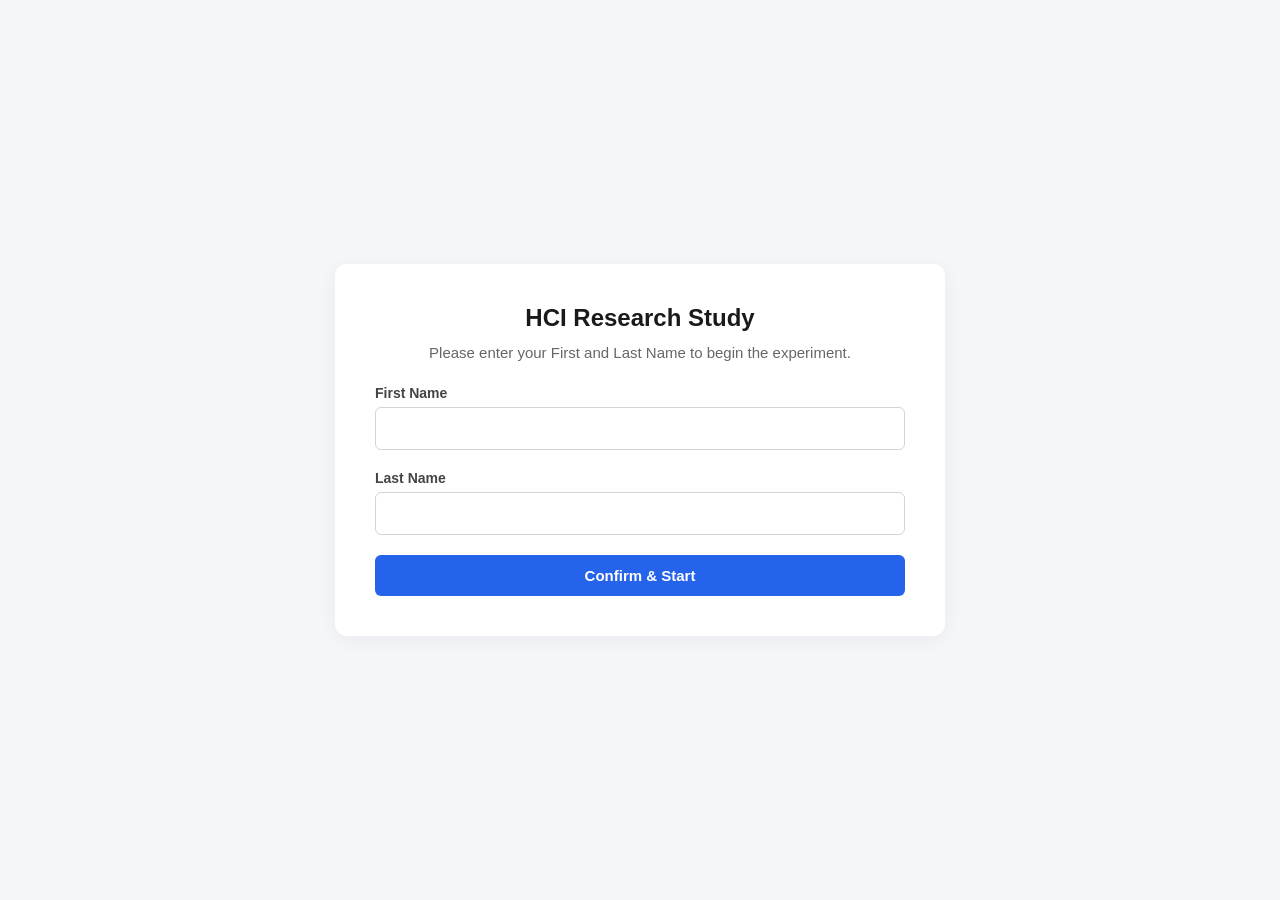
<file: index.html>
<!DOCTYPE html>
<html lang="en">
<head>
    <meta charset="UTF-8">
    <meta name="viewport" content="width=device-width, initial-scale=1.0">
    <title>Progress Bar Perception Study</title>
    <link rel="stylesheet" href="css/style.css">
</head>
<body>

    <main class="container">
        
        <!--Participant Registration & Validation -->
        <section id="setup-view" class="view">
            <div class="card">
                <h1>HCI Research Study</h1>
                <p>Please enter your First and Last Name to begin the experiment.</p>
                
                <form id="setup-form" novalidate>
                    <div class="form-group">
                        <label for="first-name">First Name</label>
                        <input type="text" id="first-name" autocomplete="off">
                    </div>
    
                    <div class="form-group">
                        <label for="last-name">Last Name</label>
                        <input type="text" id="last-name" autocomplete="off">
                    </div>
    
                <p id="error-msg" class="error-text" style="display: none;"></p>
    
                <button type="submit" class="btn primary-btn">Confirm & Start</button>
</form>
            </div>
        </section>

        <!-- Sequential Pairwise Comparison -->
        <section id="experiment-view" class="view" style="display: none;">
            <div class="experiment-header">
                <span id="trial-counter">Trial: 1 / 36</span>
                <span id="duration-indicator">Duration: 5s</span>
            </div>

            <div class="instruction-box">
                <p id="instruction-text">Please watch both progress bars run to completion.</p>
            </div>

            <!-- Progress Bars Container -->
            <div class="bars-container">
               <div class="bar-wrapper">
                    <span class="bar-label">Progress Bar A</span>
                    <div class="progress-track">
                        <div class="progress-fill" id="bar-a"></div>
                    </div>
                </div>

                <div class="bar-wrapper">
                    <span class="bar-label">Progress Bar B</span>
                    <div class="progress-track">
                        <div class="progress-fill" id="bar-b"></div>
                    </div>
                </div>
            </div>

            <!-- Response Controls -->
            <div id="controls-container" class="controls-area" style="display: none;">
                <button id="replay-btn" class="btn secondary-btn" style="margin-bottom: 10px;">Replay Trial</button>                
                <p class="question-text">Which progress bar felt faster?</p>
                <div class="btn-group">
                    <button class="btn choice-btn" data-choice="A">A was faster</button>
                    <button class="btn choice-btn" data-choice="equal">Equal / Same</button>
                    <button class="btn choice-btn" data-choice="B">B was faster</button>
                </div>
            </div>

        <!-- Completion & CSV Download -->
        <section id="end-view" class="view" style="display: none;">
            <div class="card">
                <h1>Experiment Completed</h1>
                <p>Thank you for your participation! All trials have been successfully recorded.</p>
                <button id="download-btn" class="btn primary-btn">Download Results (CSV)</button>
            </div>
        </section>

    </main>

    <!-- JavaScript Modules -->
    <script src="js/animations.js"></script>
    <script src="js/app.js"></script>
</body>
</html>
</file>
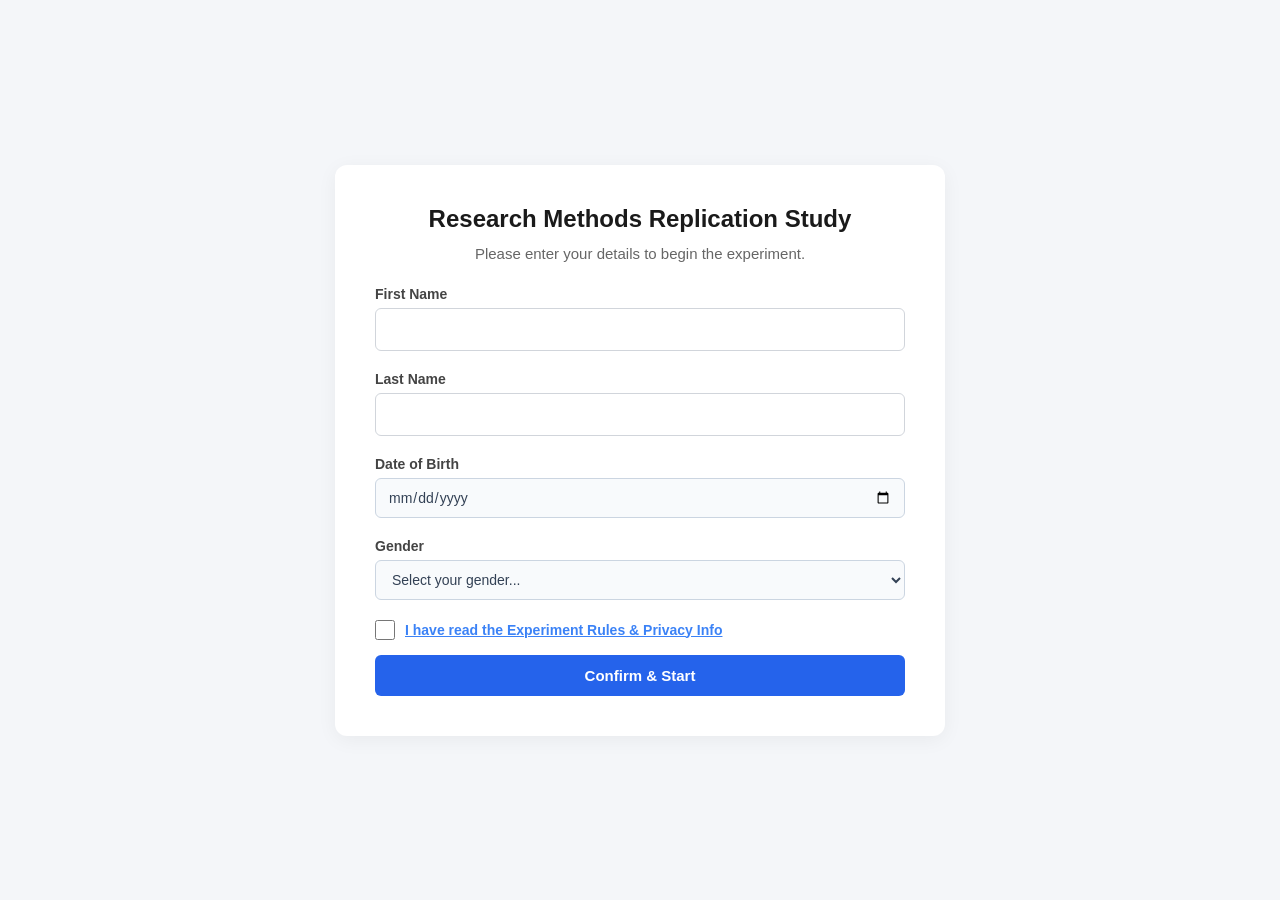
<file: public/index.html>
<!DOCTYPE html>
<html lang="en">
<head>
    <meta charset="UTF-8">
    <meta name="viewport" content="width=device-width, initial-scale=1.0">
    <title>Progress Bar Perception Study</title>
    <link rel="stylesheet" href="css/style.css">
</head>
<body>

    <main class="container">
        
        <!-- Participant Registration & Validation -->
        <section id="setup-view" class="view">
            <div class="card">
                <h1>Research Methods Replication Study</h1>
                <p>Please enter your details to begin the experiment.</p>
                
                <form id="setup-form" novalidate>
                    <div class="form-group">
                        <label for="first-name">First Name</label>
                        <input type="text" id="first-name" autocomplete="off" required>
                    </div>
    
                    <div class="form-group">
                        <label for="last-name">Last Name</label>
                        <input type="text" id="last-name" autocomplete="off" required>
                    </div>

                    <div class="form-group">
                        <label for="dob">Date of Birth</label>
                        <input type="date" id="dob" required>
                    </div>

                    <div class="form-group">
                        <label for="gender">Gender</label>
                        <select id="gender" class="form-input" required>
                            <option value="" disabled selected>Select your gender...</option>
                            <option value="Man">Man</option>
                            <option value="Woman">Woman</option>
                            <option value="Non-binary">Non-binary</option>
                            <option value="Prefer not to say">Prefer not to say</option>
                            <option value="Other">Other</option>
                        </select>
                        <input type="text" id="gender-other" class="form-input" placeholder="Please specify..." maxlength="30" style="display: none; margin-top: 8px;">
                    </div>

                    <div class="form-group checkbox-group">
                        <input type="checkbox" id="consent-check" required>
                        <label for="consent-check" id="consent-label">I have read the Experiment Rules & Privacy Info</label>
                    </div>
    
                    <p id="error-msg" class="error-text" style="display: none;"></p>
    
                    <button type="submit" class="btn primary-btn">Confirm & Start</button>
                </form>
            </div>
        </section>

        <!-- Sequential Pairwise Comparison -->
        <section id="experiment-view" class="view" style="display: none;">
            <div class="experiment-header">
                <span id="trial-counter">Trial: 1 / 36</span>
                <span id="duration-indicator">Duration: 5s</span>
            </div>

            <div class="instruction-box">
                <p id="instruction-text">Please watch both progress bars run to completion.</p>
            </div>

            <!-- Progress Bars Container -->
            <div class="bars-container">
               <div class="bar-wrapper">
                    <span class="bar-label">Progress Bar A</span>
                    <div class="progress-track">
                        <div class="progress-fill" id="bar-a"></div>
                    </div>
                </div>

                <div class="bar-wrapper">
                    <span class="bar-label">Progress Bar B</span>
                    <div class="progress-track">
                        <div class="progress-fill" id="bar-b"></div>
                    </div>
                </div>
            </div>

            <!-- Response Controls -->
            <div id="controls-container" class="controls-area" style="display: none;">
                <button id="replay-btn" class="btn secondary-btn" style="margin-bottom: 10px;">Replay Trial</button>                
                <p class="question-text">Which progress bar felt faster?</p>
                <div class="btn-group">
                    <button class="btn choice-btn" data-choice="A">A was faster</button>
                    <button class="btn choice-btn" data-choice="equal">Equal / Same</button>
                    <button class="btn choice-btn" data-choice="B">B was faster</button>
                </div>
            </div>
        </section>

        <!-- Completion & MySQL Save -->
        <section id="end-view" class="view" style="display: none;">
            <div class="card">
                <h1>Experiment Completed</h1>
                <p>Thank you for your participation! All trials have been successfully recorded.</p>
                <button id="save-btn" class="btn primary-btn">Save Results</button>
            </div>
        </section>

    </main>

    <div id="consent-modal" class="modal-overlay" style="display: none;">
            <div class="modal-content">
                <h2>Experiment Guidelines</h2>
                <ul>
                    <li><strong>What to expect:</strong> You will be shown 36 short pairs of progress bars in sequence.</li>
                    <li><strong>Your task:</strong> Simply vote for which bar felt faster to you, you are allowed to replay each trial if needed.</li>
                    <li><strong>Data Privacy:</strong> Your data is strictly secured. We only retain it for the duration necessary to evaluate this replication study (please refer to your signed consent form for full legal details).</li>
                    <li><strong>Need help?</strong> A team member is right here with you. If you have any questions or feel uncomfortable, just ask!</li>
                </ul>
                <button type="button" id="accept-consent-btn" class="btn primary-btn">I Understand & Agree</button>
            </div>
    </div>

    <!-- JavaScript Modules -->
    <script src="js/animations.js"></script>
    <script src="js/app.js"></script>
</body>
</html>
</file>
<file: css/style.css>
* {
    box-sizing: border-box;
    margin: 0;
    padding: 0;
    font-family: -apple-system, BlinkMacSystemFont, "Segoe UI", Roboto, Helvetica, Arial, sans-serif;
}

body {
    background-color: #f4f6f9;
    color: #333;
    display: flex;
    justify-content: center;
    align-items: center;
    min-height: 100vh;
}

.container {
    width: 100%;
    max-width: 650px;
    padding: 20px;
}

/* --- CARDS & VIEWS --- */
.card {
    background: #ffffff;
    padding: 40px;
    border-radius: 12px;
    box-shadow: 0 4px 20px rgba(0, 0, 0, 0.05);
    text-align: center;
}

.card h1 {
    font-size: 24px;
    margin-bottom: 12px;
    color: #1a1a1a;
}

.card p {
    color: #666;
    margin-bottom: 24px;
    font-size: 15px;
}



/*FORMS*/
.form-group {
    margin-bottom: 20px;
    text-align: left;
}

.form-group label {
    display: block;
    font-size: 14px;
    font-weight: 600;
    margin-bottom: 6px;
    color: #444;
}

.form-group input {
    width: 100%;
    padding: 12px;
    border: 1px solid #d1d5db;
    border-radius: 6px;
    font-size: 15px;
    outline: none;
    transition: border-color 0.2s;
}

.form-group input:focus {
    border-color: #2563eb;
}

.error-text {
    color: #dc2626;
    font-size: 13px;
    margin-bottom: 15px;
}



/* BUTTONS */
.btn {
    width: 100%;
    padding: 12px 20px;
    border: none;
    border-radius: 6px;
    font-size: 15px;
    font-weight: 600;
    cursor: pointer;
    transition: background-color 0.2s, transform 0.1s;
}

.primary-btn {
    background-color: #2563eb;
    color: white;
}

.primary-btn:hover {
    background-color: #1d4ed8;
}

.secondary-btn {
    background-color: #e5e7eb;
    color: #374151;
    margin-top: 10px;
}

.secondary-btn:hover {
    background-color: #d1d5db;
}



/* EXPERIMENT VIEW */
.experiment-header {
    display: flex;
    justify-content: space-between;
    font-size: 14px;
    font-weight: 600;
    color: #6b7280;
    margin-bottom: 20px;
    background: #ffffff;
    padding: 12px 20px;
    border-radius: 8px;
    box-shadow: 0 2px 5px rgba(0,0,0,0.02);
}

.instruction-box {
    background: #ffffff;
    padding: 15px;
    border-radius: 8px;
    text-align: center;
    margin-bottom: 25px;
    box-shadow: 0 2px 5px rgba(0,0,0,0.02);
}

.instruction-box p {
    font-size: 16px;
    color: #1f2937;
    font-weight: 500;
}




/* Progress Bars UI */
.bars-container {
    background: #ffffff;
    padding: 30px;
    border-radius: 12px;
    box-shadow: 0 4px 20px rgba(0, 0, 0, 0.05);
    margin-bottom: 20px;
}

.bar-wrapper {
    margin-bottom: 25px;
}

.bar-wrapper:last-child {
    margin-bottom: 0;
}

.bar-label {
    display: block;
    font-size: 13px;
    font-weight: 600;
    color: #4b5563;
    margin-bottom: 8px;
}

.progress-track {
    width: 100%;
    height: 24px;
    background-color: #e5e7eb;
    border-radius: 6px;
    overflow: hidden;
    position: relative;
}

.progress-fill {
    width: 0%;
    height: 100%;
    background-color: #3b82f6; /* Default solid blue */
    background-image: none;
    width: 0;
    transition: none; /* Controlled via JS requestAnimationFrame */
}


.bars-container {
    background: #ffffff;
    padding: 30px;
    border-radius: 12px;
    box-shadow: 0 4px 20px rgba(0, 0, 0, 0.05);
    margin-bottom: 20px;
}

.bar-wrapper {
    margin-bottom: 25px;
}

.bar-wrapper:last-child {
    margin-bottom: 0;
}

.bar-label {
    display: block;
    font-size: 13px;
    font-weight: 600;
    color: #4b5563;
    margin-bottom: 8px;
}

.progress-track {
    width: 100%;
    height: 22px;
    background-color: #e2e8f0;
    border-radius: 11px;
    overflow: hidden;
    position: relative;
    border: 1px solid #cbd5e1;
    box-shadow: inset 0 1px 3px rgba(0, 0, 0, 0.1);
}

.progress-fill {
    width: 0%;
    height: 100%;
    border-radius: 10px 0 0 10px;
    position: absolute;
    left: 0;
    top: 0;
}



/* Controls Area */
.controls-area {
    background: #ffffff;
    padding: 25px;
    border-radius: 12px;
    box-shadow: 0 4px 20px rgba(0, 0, 0, 0.05);
    text-align: center;
}

.question-text {
    font-size: 16px;
    font-weight: 600;
    color: #1f2937;
    margin-bottom: 15px;
}

.btn-group {
    display: flex;
    gap: 10px;
    margin-bottom: 15px;
}

.choice-btn {
    background-color: #f3f4f6;
    color: #1f2937;
    border: 1px solid #d1d5db;
}

.choice-btn:hover {
    background-color: #e5e7eb;
    border-color: #9ca3af;
}
</file>
<file: public/css/style.css>
* {
    box-sizing: border-box;
    margin: 0;
    padding: 0;
    font-family: -apple-system, BlinkMacSystemFont, "Segoe UI", Roboto, Helvetica, Arial, sans-serif;
}

body {
    background-color: #f4f6f9;
    color: #333;
    display: flex;
    justify-content: center;
    align-items: center;
    min-height: 100vh;
}

.container {
    width: 100%;
    max-width: 650px;
    padding: 20px;
}

/* --- CARDS & VIEWS --- */
.card {
    background: #ffffff;
    padding: 40px;
    border-radius: 12px;
    box-shadow: 0 4px 20px rgba(0, 0, 0, 0.05);
    text-align: center;
}

.card h1 {
    font-size: 24px;
    margin-bottom: 12px;
    color: #1a1a1a;
}

.card p {
    color: #666;
    margin-bottom: 24px;
    font-size: 15px;
}



/*FORMS*/
.form-group {
    margin-bottom: 20px;
    text-align: left;
}

.form-group label {
    display: block;
    font-size: 14px;
    font-weight: 600;
    margin-bottom: 6px;
    color: #444;
}

.form-group input {
    width: 100%;
    padding: 12px;
    border: 1px solid #d1d5db;
    border-radius: 6px;
    font-size: 15px;
    outline: none;
    transition: border-color 0.2s;
}

.form-group input:focus {
    border-color: #2563eb;
}

.error-text {
    color: #dc2626;
    font-size: 13px;
    margin-bottom: 15px;
}



/* BUTTONS */
.btn {
    width: 100%;
    padding: 12px 20px;
    border: none;
    border-radius: 6px;
    font-size: 15px;
    font-weight: 600;
    cursor: pointer;
    transition: background-color 0.2s, transform 0.1s;
}

.primary-btn {
    background-color: #2563eb;
    color: white;
}

.primary-btn:hover {
    background-color: #1d4ed8;
}

.secondary-btn {
    background-color: #e5e7eb;
    color: #374151;
    margin-top: 10px;
}

.secondary-btn:hover {
    background-color: #d1d5db;
}



/* EXPERIMENT VIEW */
.experiment-header {
    display: flex;
    justify-content: space-between;
    font-size: 14px;
    font-weight: 600;
    color: #6b7280;
    margin-bottom: 20px;
    background: #ffffff;
    padding: 12px 20px;
    border-radius: 8px;
    box-shadow: 0 2px 5px rgba(0,0,0,0.02);
}

.instruction-box {
    background: #ffffff;
    padding: 15px;
    border-radius: 8px;
    text-align: center;
    margin-bottom: 25px;
    box-shadow: 0 2px 5px rgba(0,0,0,0.02);
}

.instruction-box p {
    font-size: 16px;
    color: #1f2937;
    font-weight: 500;
}




/* Progress Bars UI */
.bars-container {
    background: #ffffff;
    padding: 30px;
    border-radius: 12px;
    box-shadow: 0 4px 20px rgba(0, 0, 0, 0.05);
    margin-bottom: 20px;
}

.bar-wrapper {
    margin-bottom: 25px;
}

.bar-wrapper:last-child {
    margin-bottom: 0;
}

.bar-label {
    display: block;
    font-size: 13px;
    font-weight: 600;
    color: #4b5563;
    margin-bottom: 8px;
}

.progress-track {
    width: 100%;
    height: 24px;
    background-color: #e5e7eb;
    border-radius: 6px;
    overflow: hidden;
    position: relative;
}

.progress-fill {
    width: 0%;
    height: 100%;
    background-color: #3b82f6; /* Default solid blue */
    background-image: none;
    width: 0;
    transition: none; /* Controlled via JS requestAnimationFrame */
}


.bars-container {
    background: #ffffff;
    padding: 30px;
    border-radius: 12px;
    box-shadow: 0 4px 20px rgba(0, 0, 0, 0.05);
    margin-bottom: 20px;
}

.bar-wrapper {
    margin-bottom: 25px;
}

.bar-wrapper:last-child {
    margin-bottom: 0;
}

.bar-label {
    display: block;
    font-size: 13px;
    font-weight: 600;
    color: #4b5563;
    margin-bottom: 8px;
}

.progress-track {
    width: 100%;
    height: 22px;
    background-color: #e2e8f0;
    border-radius: 11px;
    overflow: hidden;
    position: relative;
    border: 1px solid #cbd5e1;
    box-shadow: inset 0 1px 3px rgba(0, 0, 0, 0.1);
}

.progress-fill {
    width: 0%;
    height: 100%;
    border-radius: 10px 0 0 10px;
    position: absolute;
    left: 0;
    top: 0;
}



/* Controls Area */
.controls-area {
    background: #ffffff;
    padding: 25px;
    border-radius: 12px;
    box-shadow: 0 4px 20px rgba(0, 0, 0, 0.05);
    text-align: center;
}

.question-text {
    font-size: 16px;
    font-weight: 600;
    color: #1f2937;
    margin-bottom: 15px;
}

.btn-group {
    display: flex;
    gap: 10px;
    margin-bottom: 15px;
}

.choice-btn {
    background-color: #f3f4f6;
    color: #1f2937;
    border: 1px solid #d1d5db;
}

.choice-btn:hover {
    background-color: #e5e7eb;
    border-color: #9ca3af;
}


input[type="date"], select.form-input {
    width: 100%;
    padding: 10px 12px;
    border: 1px solid #cbd5e1;
    border-radius: 6px;
    font-size: 14px;
    background-color: #f8fafc;
    color: #334155;
    outline: none;
    transition: all 0.2s ease;
    font-family: inherit;
    box-sizing: border-box;
}

input[type="date"]:focus, select.form-input:focus {
    border-color: #3b82f6;
    box-shadow: 0 0 0 3px rgba(59, 130, 246, 0.1);
    background-color: #ffffff;
}



/* CONSENT CHECKBOX & MODAL */
.checkbox-group {
    display: flex;
    align-items: center;
    gap: 10px;
    margin-top: 20px;
    margin-bottom: 15px;
}

.checkbox-group input[type="checkbox"] {
    width: 20px;
    height: 20px;
    cursor: pointer;
    accent-color: #3b82f6;
}

.checkbox-group label {
    font-size: 14px;
    font-weight: 600;
    color: #3b82f6;
    cursor: pointer;
    text-decoration: underline;
    margin-bottom: 0;
}

.modal-overlay {
    position: fixed;
    top: 0;
    left: 0;
    width: 100%;
    height: 100%;
    background: rgba(15, 23, 42, 0.75);
    display: flex;
    align-items: center;
    justify-content: center;
    z-index: 1000;
    backdrop-filter: blur(4px);
}

.modal-content {
    background: #ffffff;
    padding: 30px;
    border-radius: 12px;
    max-width: 480px;
    width: 90%;
    box-shadow: 0 20px 25px -5px rgba(0, 0, 0, 0.1);
}

.modal-content h2 {
    margin-top: 0;
    color: #1e293b;
    font-size: 22px;
    margin-bottom: 20px;
}

.modal-content ul {
    padding-left: 20px;
    margin-bottom: 25px;
}

.modal-content li {
    font-size: 14.5px;
    line-height: 1.6;
    color: #4b5563;
    margin-bottom: 12px;
}

.modal-content li strong {
    color: #1e293b;
}

#accept-consent-btn {
    width: 100%;
}
</file>
